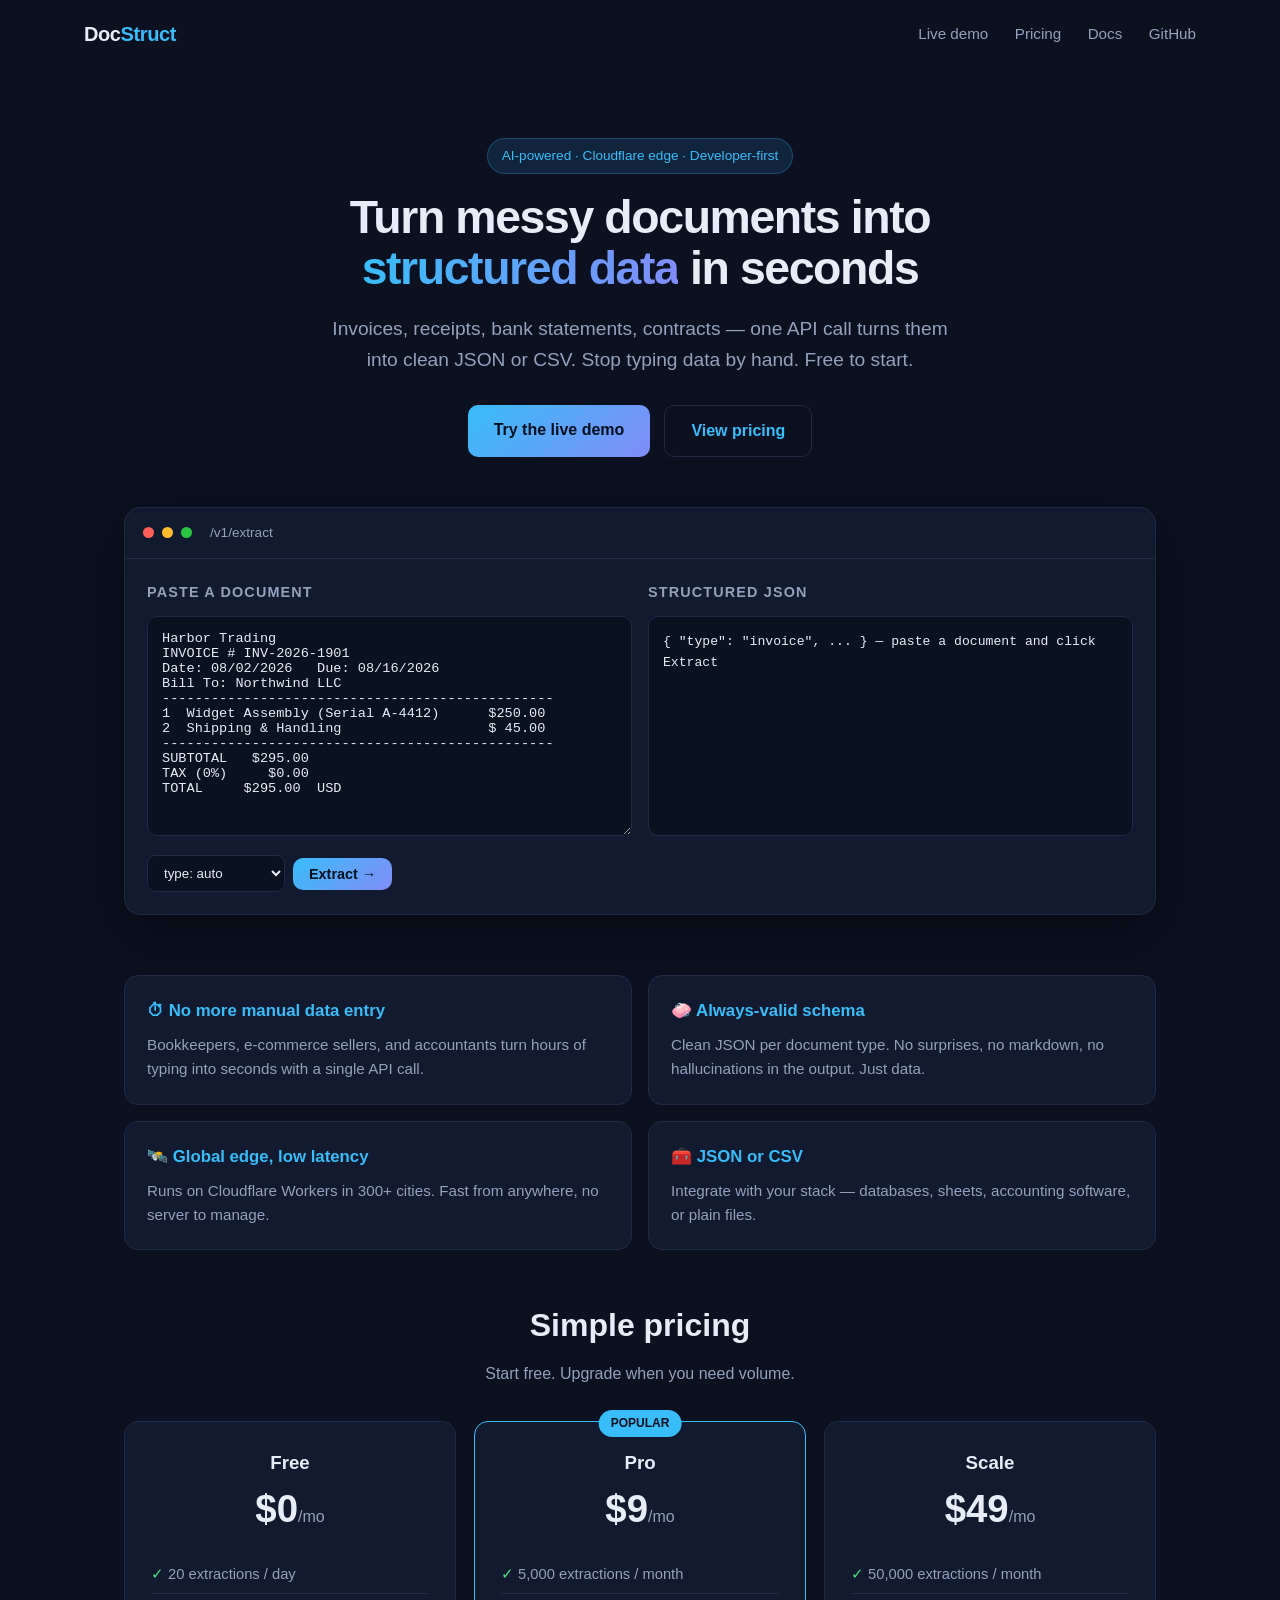
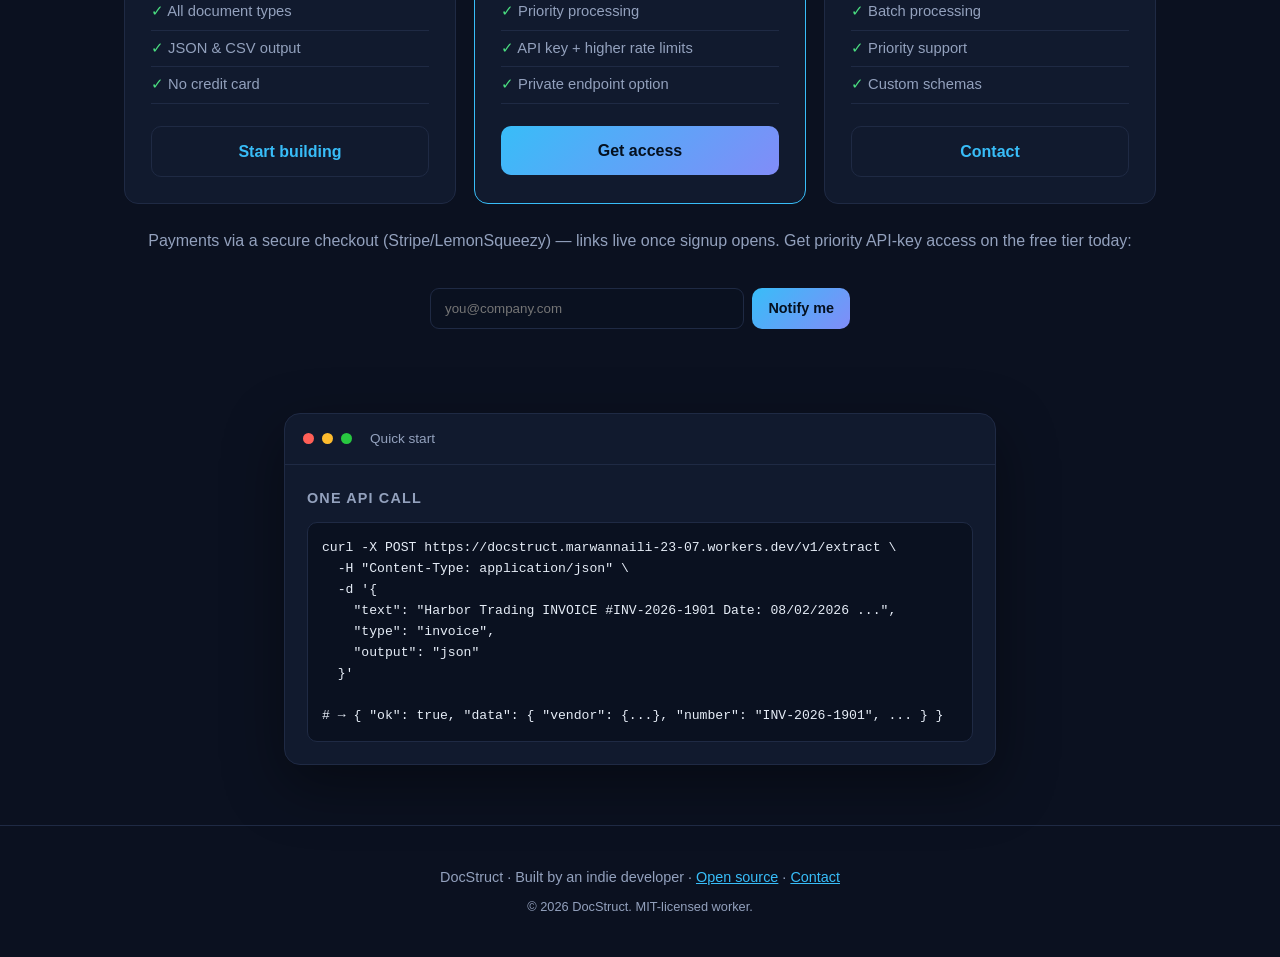
<file: site/index.html>
<!DOCTYPE html>
<html lang="en">
<head>
<meta charset="UTF-8">
<meta name="viewport" content="width=device-width, initial-scale=1.0">
<title>DocStruct — Turn messy documents into structured data. In seconds.</title>
<meta name="description" content="DocStruct API extracts structured data (invoices, receipts, bank statements, contracts) from raw document text into clean JSON/CSV. Free tier, developer-first, runs on the Cloudflare edge.">
<meta property="og:title" content="DocStruct — Structured data from messy documents">
<meta property="og:description" content="One API call turns invoices, receipts, and statements into clean JSON/CSV. Free tier. Developer-first.">
<meta property="og:type" content="website">
<link rel="canonical" href="https://docstruct.pages.dev/">
<style>
  :root{--bg:#0b1120;--card:#111a2e;--ink:#e6edf7;--muted:#93a1bd;--accent:#38bdf8;--accent2:#818cf8;--good:#4ade80;--bad:#f87171;--border:#1f2a44}
  *{box-sizing:border-box;margin:0;padding:0}
  body{font-family:-apple-system,BlinkMacSystemFont,"Segoe UI",Roboto,Helvetica,Arial,sans-serif;background:var(--bg);color:var(--ink);line-height:1.6}
  .wrap{max-width:1080px;margin:0 auto;padding:0 24px}
  nav{display:flex;align-items:center;justify-content:space-between;padding:18px 24px;max-width:1160px;margin:0 auto}
  .logo{font-weight:700;font-size:1.25rem;letter-spacing:-.02em}
  .logo span{color:var(--accent)}
  nav a{color:var(--muted);text-decoration:none;margin-left:22px;font-size:.95rem}
  nav a:hover{color:var(--ink)}
  .btn{display:inline-block;background:linear-gradient(135deg,var(--accent),var(--accent2));color:#04101f;font-weight:700;padding:12px 26px;border-radius:10px;text-decoration:none;border:none;cursor:pointer;font-size:1rem}
  .btn.secondary{background:transparent;color:var(--accent);border:1px solid var(--border)}
  .btn.sm{padding:8px 16px;font-size:.9rem}
  .hero{text-align:center;padding:70px 24px 50px}
  .hero h1{font-size:2.9rem;line-height:1.1;font-weight:800;letter-spacing:-.03em;max-width:800px;margin:0 auto}
  .hero h1 .grad{background:linear-gradient(90deg,var(--accent),var(--accent2));-webkit-background-clip:text;background-clip:text;color:transparent}
  .hero p{color:var(--muted);font-size:1.2rem;max-width:640px;margin:20px auto 30px}
  .hero .cta{display:flex;gap:14px;justify-content:center;flex-wrap:wrap}
  .hero .badge{display:inline-block;background:rgba(56,189,248,.12);color:var(--accent);border:1px solid rgba(56,189,248,.25);padding:6px 14px;border-radius:999px;font-size:.85rem;margin-bottom:18px}
  .demo{max-width:1080px;margin:0 auto;padding:0 24px 20px}
  .deco{background:var(--card);border:1px solid var(--border);border-radius:16px;overflow:hidden;box-shadow:0 20px 60px rgba(0,0,0,.4)}
  .deco-head{padding:14px 18px;border-bottom:1px solid var(--border);display:flex;gap:8px;align-items:center;font-size:.85rem;color:var(--muted)}
  .dot{width:11px;height:11px;border-radius:50%;display:inline-block}
  .dot.r{background:#ff5f57}.dot.y{background:#febc2e}.dot.g{background:#28c840}
  .deco-body{padding:22px;display:grid;grid-template-columns:1fr 1fr;gap:16px}
  @media(max-width:760px){.deco-body{grid-template-columns:1fr}.hero h1{font-size:2.1rem}}
  .panel h3{font-size:.9rem;text-transform:uppercase;letter-spacing:.08em;color:var(--muted);margin-bottom:12px}
  textarea{width:100%;min-height:220px;background:#0a1120;border:1px solid var(--border);border-radius:10px;color:var(--ink);padding:14px;font-family:ui-monospace,Menlo,monospace;font-size:.85rem;resize:vertical}
  textarea:focus{outline:none;border-color:var(--accent)}
  pre{background:#0a1120;border:1px solid var(--border);border-radius:10px;padding:14px;font-family:ui-monospace,Menlo,monospace;font-size:.82rem;min-height:220px;max-height:400px;overflow:auto;white-space:pre-wrap;word-break:break-word}
  .bar{display:flex;gap:8px;margin-top:12px;align-items:center}
  .bar select,.bar button{flex:0 0 auto}
  select{background:#0a1120;border:1px solid var(--border);color:var(--ink);padding:9px 12px;border-radius:8px}
  .status{font-size:.85rem;color:var(--muted)}
  .status.ok{color:var(--good)}.status.err{color:var(--bad)}
  .features{padding:60px 24px;display:grid;grid-template-columns:repeat(auto-fit,minmax(250px,1fr));gap:20px;max-width:1080px;margin:0 auto}
  .feat{background:var(--card);border:1px solid var(--border);border-radius:14px;padding:22px}
  .feat h3{font-size:1.05rem;margin-bottom:8px;color:var(--accent)}
  .feat p{color:var(--muted);font-size:.95rem}
  .pricing{padding:50px 24px;max-width:1080px;margin:0 auto}
  .pricing h2{text-align:center;font-size:2rem;margin-bottom:10px}
  .pricing>p{text-align:center;color:var(--muted);margin-bottom:34px}
  .cards{display:grid;grid-template-columns:repeat(auto-fit,minmax(240px,1fr));gap:18px}
  .card{background:var(--card);border:1px solid var(--border);border-radius:14px;padding:26px;text-align:center}
  .card.pop{position:relative;border-color:var(--accent)}
  .card.pop .lbl{position:absolute;top:-12px;left:50%;transform:translateX(-50%);background:var(--accent);color:#04101f;font-size:.75rem;font-weight:700;padding:4px 12px;border-radius:999px}
  .card .price{font-size:2.4rem;font-weight:800}
  .card .price small{font-size:1rem;font-weight:400;color:var(--muted)}
  .card ul{list-style:none;margin:18px 0 22px;text-align:left;font-size:.92rem;color:var(--muted)}
  .card li{padding:6px 0;border-bottom:1px solid var(--border)}
  .card li::before{content:"✓ ";color:var(--good)}
  .card .btn{width:100%}
  footer{text-align:center;padding:40px 24px;color:var(--muted);font-size:.9rem;border-top:1px solid var(--border);margin-top:40px}
  .code-tag{background:rgba(56,189,248,.1);border:1px solid rgba(56,189,248,.2);border-radius:7px;padding:2px 7px;font-family:ui-monospace,Menlo,monospace;font-size:.85em;color:var(--accent)}
  .sect-grid{display:grid;grid-template-columns:1fr 1fr;gap:16px;max-width:1080px;margin:40px auto 0;padding:0 24px}
  @media(max-width:760px){.sect-grid{grid-template-columns:1fr}}
</style>
</head>
<body>
<nav>
  <div class="logo">Doc<span>Struct</span></div>
  <div>
    <a href="#demo">Live demo</a>
    <a href="#pricing">Pricing</a>
    <a href="#docs">Docs</a>
    <a href="https://github.com/marwannaili237/docstruct" target="_blank" rel="noopener">GitHub</a>
  </div>
</nav>

<section class="hero">
  <span class="badge">AI-powered · Cloudflare edge · Developer-first</span>
  <h1>Turn messy documents into <span class="grad">structured data</span> in seconds</h1>
  <p>Invoices, receipts, bank statements, contracts — one API call turns them into clean JSON or CSV. Stop typing data by hand. Free to start.</p>
  <div class="cta">
    <a class="btn" href="#demo">Try the live demo</a>
    <a class="btn secondary" href="#pricing">View pricing</a>
  </div>
</section>

<section class="demo" id="demo">
  <div class="deco">
    <div class="deco-head"><span class="dot r"></span><span class="dot y"></span><span class="dot g"></span><span style="margin-left:10px">/v1/extract</span></div>
    <div class="deco-body">
      <div class="panel">
        <h3>Paste a document</h3>
        <textarea id="input" spellcheck="false">Harbor Trading
INVOICE # INV-2026-1901
Date: 08/02/2026   Due: 08/16/2026
Bill To: Northwind LLC
------------------------------------------------
1  Widget Assembly (Serial A-4412)      $250.00
2  Shipping & Handling                  $ 45.00
------------------------------------------------
SUBTOTAL   $295.00
TAX (0%)     $0.00
TOTAL     $295.00  USD</textarea>
        <div class="bar">
          <select id="type">
            <option value="auto">type: auto</option>
            <option value="invoice">type: invoice</option>
            <option value="receipt">type: receipt</option>
            <option value="statement">type: statement</option>
            <option value="contract">type: contract</option>
          </select>
          <button class="btn sm" id="run">Extract →</button>
          <span class="status" id="status"></span>
        </div>
      </div>
      <div class="panel">
        <h3>Structured JSON</h3>
        <pre id="out">{ "type": "invoice", ... } — paste a document and click Extract</pre>
      </div>
    </div>
  </div>
</section>

<div class="sect-grid">
  <div class="feat"><h3>⏱ No more manual data entry</h3><p>Bookkeepers, e-commerce sellers, and accountants turn hours of typing into seconds with a single API call.</p></div>
  <div class="feat"><h3>🧼 Always-valid schema</h3><p>Clean JSON per document type. No surprises, no markdown, no hallucinations in the output. Just data.</p></div>
  <div class="feat"><h3>🛰️ Global edge, low latency</h3><p>Runs on Cloudflare Workers in 300+ cities. Fast from anywhere, no server to manage.</p></div>
  <div class="feat"><h3>🧰 JSON or CSV</h3><p>Integrate with your stack — databases, sheets, accounting software, or plain files.</p></div>
</div>

<section class="pricing" id="pricing">
  <h2>Simple pricing</h2>
  <p>Start free. Upgrade when you need volume.</p>
  <div class="cards">
    <div class="card">
      <h3>Free</h3>
      <div class="price">$0<small>/mo</small></div>
      <ul>
        <li>20 extractions / day</li>
        <li>All document types</li>
        <li>JSON &amp; CSV output</li>
        <li>No credit card</li>
      </ul>
      <a class="btn secondary" href="#demo">Start building</a>
    </div>
    <div class="card pop">
      <span class="lbl">POPULAR</span>
      <h3>Pro</h3>
      <div class="price">$9<small>/mo</small></div>
      <ul>
        <li>5,000 extractions / month</li>
        <li>Priority processing</li>
        <li>API key + higher rate limits</li>
        <li>Private endpoint option</li>
      </ul>
      <a class="btn" href="mailto:sales@docstruct.dev?subject=Pro%20plan">Get access</a>
    </div>
    <div class="card">
      <h3>Scale</h3>
      <div class="price">$49<small>/mo</small></div>
      <ul>
        <li>50,000 extractions / month</li>
        <li>Batch processing</li>
        <li>Priority support</li>
        <li>Custom schemas</li>
      </ul>
      <a class="btn secondary" href="mailto:sales@docstruct.dev?subject=Scale%20plan">Contact</a>
    </div>
  </div>
  <p style="text-align:center;margin-top:24px;color:var(--muted)">Payments via a secure checkout (Stripe/LemonSqueezy) — links live once signup opens. Get priority API-key access on the free tier today:</p>
  <div id="wlwrap" style="display:flex;gap:8px;max-width:420px;margin:16px auto 0;justify-content:center">
    <input id="wlmail" type="email" placeholder="you@company.com" style="flex:1;background:#0a1120;border:1px solid var(--border);color:var(--ink);padding:12px 14px;border-radius:9px;min-width:0">
    <button id="wlbtn" class="btn sm" style="white-space:nowrap">Notify me</button>
  </div>
  <p id="wlmsg" style="text-align:center;color:var(--muted);margin-top:10px;font-size:.9rem"></p>
</section>

<section class="demo" id="docs" style="max-width:760px">
  <div class="deco">
    <div class="deco-head"><span class="dot r"></span><span class="dot y"></span><span class="dot g"></span><span style="margin-left:10px">Quick start</span></div>
    <div class="deco-body" style="grid-template-columns:1fr">
      <div class="panel">
        <h3>One API call</h3>
        <pre id="quickstart">curl -X POST https://docstruct.marwannaili-23-07.workers.dev/v1/extract \
  -H "Content-Type: application/json" \
  -d '{
    "text": "Harbor Trading INVOICE #INV-2026-1901 Date: 08/02/2026 ...",
    "type": "invoice",
    "output": "json"
  }'

# → { "ok": true, "data": { "vendor": {...}, "number": "INV-2026-1901", ... } }</pre>
      </div>
    </div>
  </div>
</section>

<footer>
  <p>DocStruct · Built by an indie developer · <a href="https://github.com/marwannaili237/docstruct" style="color:var(--accent)">Open source</a> · <a href="mailto:sales@docstruct.dev" style="color:var(--accent)">Contact</a></p>
  <p style="margin-top:8px;font-size:.8rem;color:var(--muted)">© 2026 DocStruct. MIT-licensed worker.</p>
</footer>

<script>
const API = 'https://docstruct.marwannaili-23-07.workers.dev';
const $in = document.getElementById('input');
const $out = document.getElementById('out');
const $type = document.getElementById('type');
const $status = document.getElementById('status');

async function run() {
  const text = $in.value.trim();
  $status.className = 'status';
  $status.textContent = 'extracting…';
  $out.textContent = 'Loading…';
  try {
    const r = await fetch(API + '/v1/extract', {
      method: 'POST',
      headers: { 'Content-Type': 'application/json' },
      body: JSON.stringify({ text, type: $type.value, output: 'json' })
    });
    const d = await r.json();
    if (!r.ok) throw new Error(d.error || ('HTTP ' + r.status));
    $out.textContent = JSON.stringify(d.data, null, 2);
    $status.className = 'status ok';
    $status.textContent = '✓ extracted in ' + Math.round(d.meta_ms || 0) + 'ms';
  } catch (e) {
    $out.textContent = 'Error: ' + e.message;
    $status.className = 'status err';
    $status.textContent = 'failed';
  }
}
document.getElementById('run').addEventListener('click', run);
document.getElementById('wlbtn').addEventListener('click', async ()=>{
  const m = document.getElementById('wlmail').value.trim();
  const msg = document.getElementById('wlmsg');
  const re = /^[^\s@]+@[^\s@]+\.[^\s@]+$/;
  if(!re.test(m)){ msg.style.color='var(--bad)'; msg.textContent='Please enter a valid email.'; return; }
  try{
    const r = await fetch(API + '/v1/waitlist', {method:'POST', headers:{'Content-Type':'application/json'}, body: JSON.stringify({email:m})});
    const d = await r.json();
    msg.style.color = 'var(--good)';
    msg.textContent = d.ok ? '✓ You are on the early-access list!' : (d.error || 'Error — try again.');
  }catch(e){ msg.style.color='var(--bad)'; msg.textContent='Error — check your connection.'; }
});
// lightweight pageview tracking (self-hosted)
try{ fetch(API + '/v1/track', {method:'POST'}); }catch(e){}
// acquisition attribution to DevPortal analytics
try{ const src=(new URLSearchParams(location.search).get('ref'))||document.referrer||'direct';
  fetch('https://devportal.marwannaili-23-07.workers.dev/track',{method:'POST',headers:{'Content-Type':'application/json'},body:JSON.stringify({event:'pageview',page:'landing',src})}).catch(()=>{}); }catch(e){}
// track demo conversions
document.getElementById('run').addEventListener('dblclick', ()=>{ try{ fetch('https://devportal.marwannaili-23-07.workers.dev/track',{method:'POST',headers:{'Content-Type':'application/json'},body:JSON.stringify({event:'demo_used',page:'landing'})}).catch(()=>{}); }catch(e){} });

$in.addEventListener('keydown', (e)=>{ if((e.ctrlKey||e.metaKey)&&e.key==='Enter') run(); });
</script>
</body>
</html>
</file>
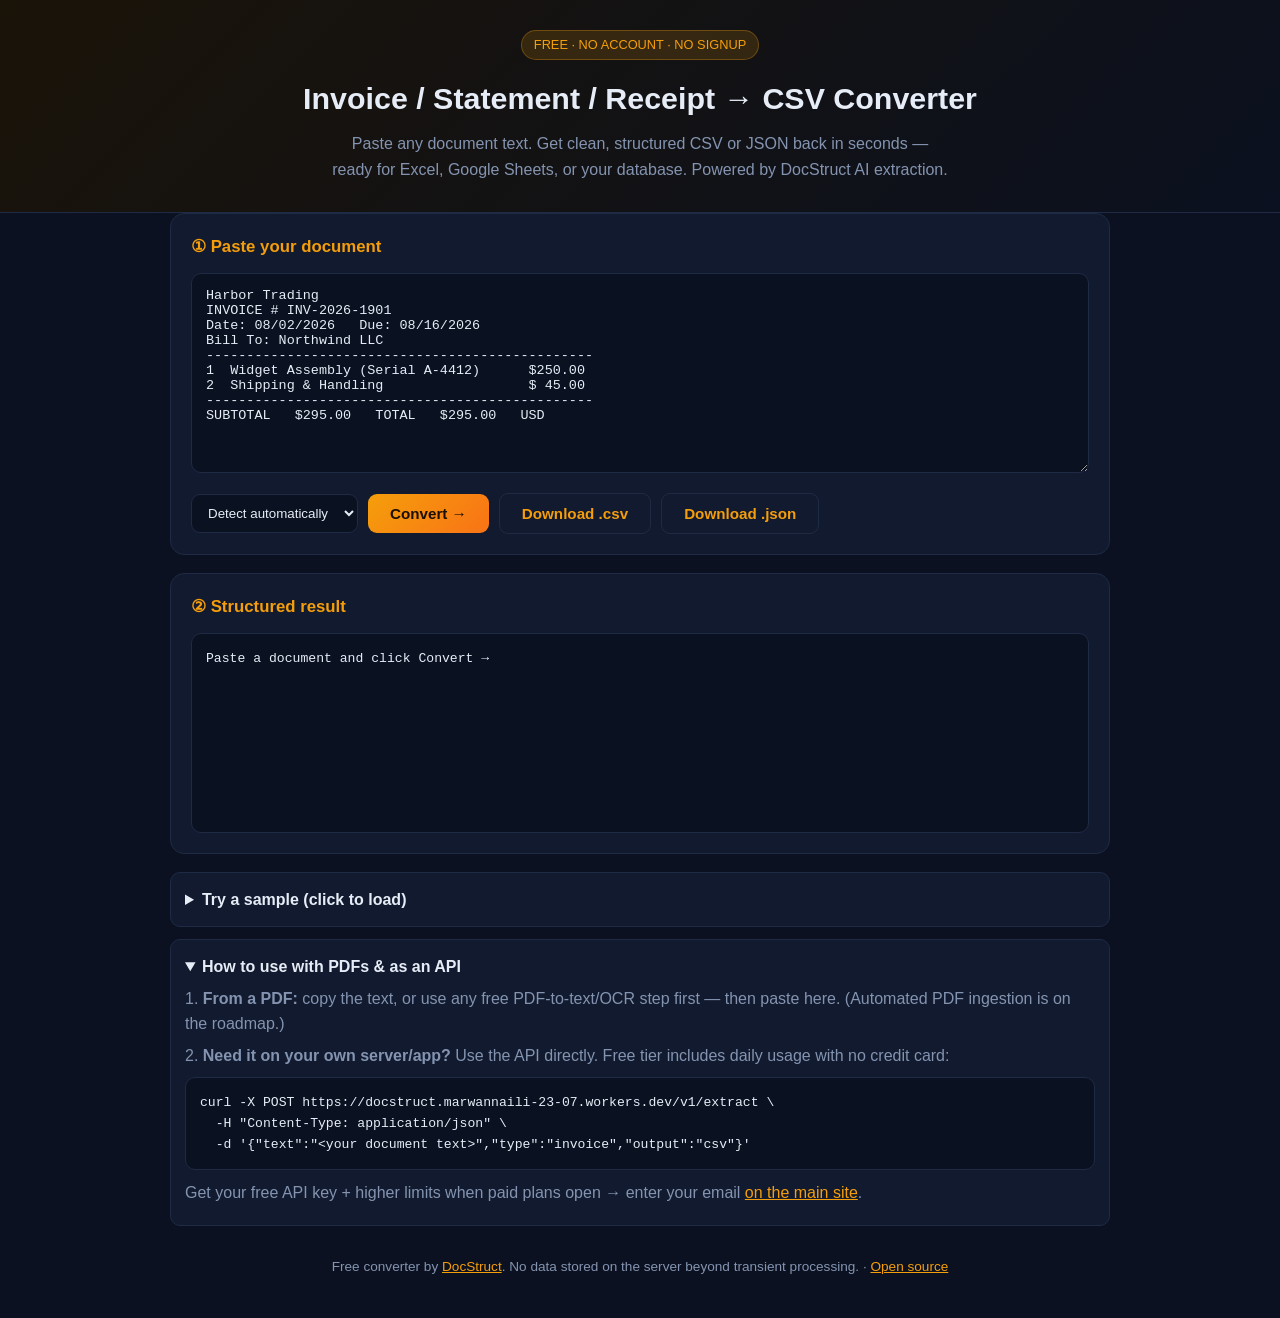
<file: site/free-tool/index.html>
<!DOCTYPE html>
<html lang="en">
<head>
<meta charset="UTF-8">
<meta name="viewport" content="width=device-width, initial-scale=1.0">
<title>Free Invoice & Statement to CSV Converter — no signup</title>
<meta name="description" content="Free, no-account online tool: paste an invoice, receipt, or bank statement and get clean CSV/JSON in seconds. Powered by DocStruct's AI extraction. No signup, free, unlimited-ish.">
<link rel="icon" href="data:,">
<style>
  :root{--bg:#0b1120;--card:#111a2e;--ink:#e6edf7;--muted:#8494b0;--accent:#f59e0b;--accent2:#f97316;--good:#4ade80;--bad:#f87171;--border:#1f2a44}
  *{box-sizing:border-box;margin:0;padding:0}
  body{font-family:-apple-system,BlinkMacSystemFont,"Segoe UI",Roboto,sans-serif;background:var(--bg);color:var(--ink);line-height:1.6;padding-bottom:40px}
  .wrap{max-width:980px;margin:0 auto;padding:0 20px}
  header{background:linear-gradient(135deg,#1a1308,#0b1120);border-bottom:1px solid var(--border);padding:30px 20px;text-align:center}
  header h1{font-size:1.9rem;margin-bottom:8px}
  header p{color:var(--muted);max-width:620px;margin:0 auto}
  .tag{display:inline-block;background:rgba(245,158,11,.15);color:var(--accent);border:1px solid rgba(245,158,11,.3);padding:4px 12px;border-radius:999px;font-size:.8rem;margin-bottom:14px}
  main{margin-top:24px}
  .panel{background:var(--card);border:1px solid var(--border);border-radius:14px;padding:20px;margin-bottom:18px}
  .panel h2{font-size:1.05rem;margin-bottom:12px;color:var(--accent)}
  textarea{width:100%;min-height:200px;background:#0a1120;border:1px solid var(--border);border-radius:10px;color:var(--ink);padding:14px;font-family:ui-monospace,Menlo,monospace;font-size:.84rem;resize:vertical}
  textarea:focus{outline:none;border-color:var(--accent)}
  .row{display:flex;gap:10px;flex-wrap:wrap;margin-top:12px;align-items:center}
  select{background:#0a1120;border:1px solid var(--border);color:var(--ink);padding:10px 12px;border-radius:9px}
  button{background:linear-gradient(135deg,var(--accent),var(--accent2));color:#1a0f00;font-weight:700;padding:11px 22px;border-radius:9px;border:none;cursor:pointer;font-size:.95rem}
  button.sec{background:transparent;color:var(--accent);border:1px solid var(--border)}
  .out{background:#0a1120;border:1px solid var(--border);border-radius:10px;padding:14px;min-height:200px;font-family:ui-monospace,Menlo,monospace;font-size:.82rem;white-space:pre-wrap;word-break:break-word;max-height:420px;overflow:auto}
  .status{font-size:.85rem;color:var(--muted)}
  .status.good{color:var(--good)}.status.bad{color:var(--bad)}
  .sample:hover{cursor:pointer;opacity:.85}
  details{background:var(--card);border:1px solid var(--border);border-radius:10px;padding:14px;margin-bottom:12px}
  summary{cursor:pointer;font-weight:600;color:var(--ink)}
  .step{color:var(--muted);margin:6px 0}
  footer{text-align:center;color:var(--muted);font-size:.85rem;margin-top:30px}
  .sep{display:flex;gap:8px}
  .sp-box{display:flex;flex-direction:column;gap:8px;flex:1}
  code{background:#0a1120;border:1px solid var(--border);padding:2px 6px;border-radius:5px;font-size:.85em}
</style>
</head>
<body>
<header>
  <span class="tag">FREE · NO ACCOUNT · NO SIGNUP</span>
  <h1>Invoice / Statement / Receipt → CSV Converter</h1>
  <p>Paste any document text. Get clean, structured CSV or JSON back in seconds — ready for Excel, Google Sheets, or your database. Powered by DocStruct AI extraction.</p>
</header>

<main class="wrap">
  <div class="panel">
    <h2>① Paste your document</h2>
    <textarea id="in" spellcheck="false" placeholder="Paste invoice / bank statement / receipt text here…">Harbor Trading
INVOICE # INV-2026-1901
Date: 08/02/2026   Due: 08/16/2026
Bill To: Northwind LLC
------------------------------------------------
1  Widget Assembly (Serial A-4412)      $250.00
2  Shipping & Handling                  $ 45.00
------------------------------------------------
SUBTOTAL   $295.00   TOTAL   $295.00   USD</textarea>
    <div class="row">
      <select id="type">
        <option value="auto">Detect automatically</option>
        <option value="invoice">Invoice</option>
        <option value="receipt">Receipt</option>
        <option value="statement">Bank statement</option>
        <option value="contract">Contract</option>
      </select>
      <button id="go">Convert →</button>
      <button class="sec" id="csv">Download .csv</button>
      <button class="sec" id="json">Download .json</button>
      <span id="st" class="status"></span>
    </div>
  </div>

  <div class="panel">
    <h2>② Structured result</h2>
    <div id="out" class="out">Paste a document and click Convert →</div>
  </div>

  <details>
    <summary>Try a sample (click to load)</summary>
    <div class="sp-box">
      <button class="sec sample" data-t="statement">Load a sample bank statement</button>
      <button class="sec sample" data-t="receipt">Load a sample receipt</button>
    </div>
  </details>

  <details open>
    <summary>How to use with PDFs &amp; as an API</summary>
    <p class="step">1. <b>From a PDF:</b> copy the text, or use any free PDF-to-text/OCR step first — then paste here. (Automated PDF ingestion is on the roadmap.)</p>
    <p class="step">2. <b>Need it on your own server/app?</b> Use the API directly. Free tier includes daily usage with no credit card:</p>
    <pre class="out" style="min-height:0;margin-top:8px">curl -X POST https://docstruct.marwannaili-23-07.workers.dev/v1/extract \
  -H "Content-Type: application/json" \
  -d '{"text":"&lt;your document text&gt;","type":"invoice","output":"csv"}'</pre>
    <p class="step" style="margin-top:10px">Get your free API key + higher limits when paid plans open → enter your email <a href="https://docstruct.pages.dev/#pricing" style="color:var(--accent)">on the main site</a>.</p>
  </details>

  <footer>Free converter by <a href="https://docstruct.pages.dev" style="color:var(--accent)">DocStruct</a>. No data stored on the server beyond transient processing. · <a href="https://github.com/marwannaili237/docstruct" style="color:var(--accent)">Open source</a></footer>
</main>

<script>
const API='https://docstruct.marwannaili-23-07.workers.dev';
const $in=document.getElementById('in'),$out=document.getElementById('out'),$type=document.getElementById('type'),$st=document.getElementById('st');
let lastJSON=null;
let busy=false;
async function convert(output){
  if(busy) return; busy=true;
  const text=$in.value.trim();
  $st.className='status'; $st.textContent='extracting…'; $out.textContent='Loading…';
  try{
    const r=await fetch(API+'/v1/extract',{method:'POST',headers:{'Content-Type':'application/json'},body:JSON.stringify({text,type:$type.value,output})});
    const d=await r.json();
    if(!r.ok) throw new Error(d.error||('HTTP '+r.status));
    if(output==='json'){ lastJSON=d.data; $out.textContent=JSON.stringify(d.data,null,2); }
    else { $out.textContent=d; }
    $st.className='status good'; $st.textContent='✓ done';
  }catch(e){ $out.textContent='Error: '+e.message; $st.className='status bad'; $st.textContent='failed'; }
  busy=false;
}
document.getElementById('go').addEventListener('click',()=>convert('json'));
document.getElementById('csv').addEventListener('click',()=>convert('csv'));
document.getElementById('json').addEventListener('click',()=>convert('json'));
const samples={
 statement:`BlueStar Bank — Statement of Account
Account Holder: Northwind LLC   Account #: ****9912
Period: 07/01/2026 - 07/31/2026   Opening: $12,450.00
07/02/2026  POS PURCHASE AMAZON          $-182.40
07/05/2026  DIRECT DEPOSIT PAYROLL       $+3,900.00
07/09/2026  ACH TRANSFER TO VENDOR       $-1,240.00
07/15/2026  INVOICE PAYMENT #INV-1901    $+295.00
Closing: $15,222.60`,
 receipt:`Corner Grocery — RECEIPT #0451
Date: 08/02/2026  12:47 PM
Milk (1 gal)        $3.49
Bread              $2.79
Eggs (dozen)       $4.99
Coffee (500g)     $11.20
SUBTOTAL           $22.47
TAX (6%)            $1.35
TOTAL              $23.82
PAID BY CARD ****4412`};
document.querySelectorAll('.sample').forEach(b=>b.addEventListener('click',()=>{ if(b.dataset.t && samples[b.dataset.t]){ $in.value=samples[b.dataset.t]; $type.value='auto'; convert('json'); }}));
fetch(API+'/v1/track',{method:'POST'}).catch(()=>{});
// Also send acquisition to DevPortal analytics (source + page attribution)
try{ const src=(new URLSearchParams(location.search).get('ref'))||document.referrer||'direct';
  fetch('https://devportal.marwannaili-23-07.workers.dev/track',{method:'POST',headers:{'Content-Type':'application/json'},body:JSON.stringify({event:'pageview',page:'free-tool',src})}).catch(()=>{}); }catch(e){}
</script>
</body>
</html>
</file>
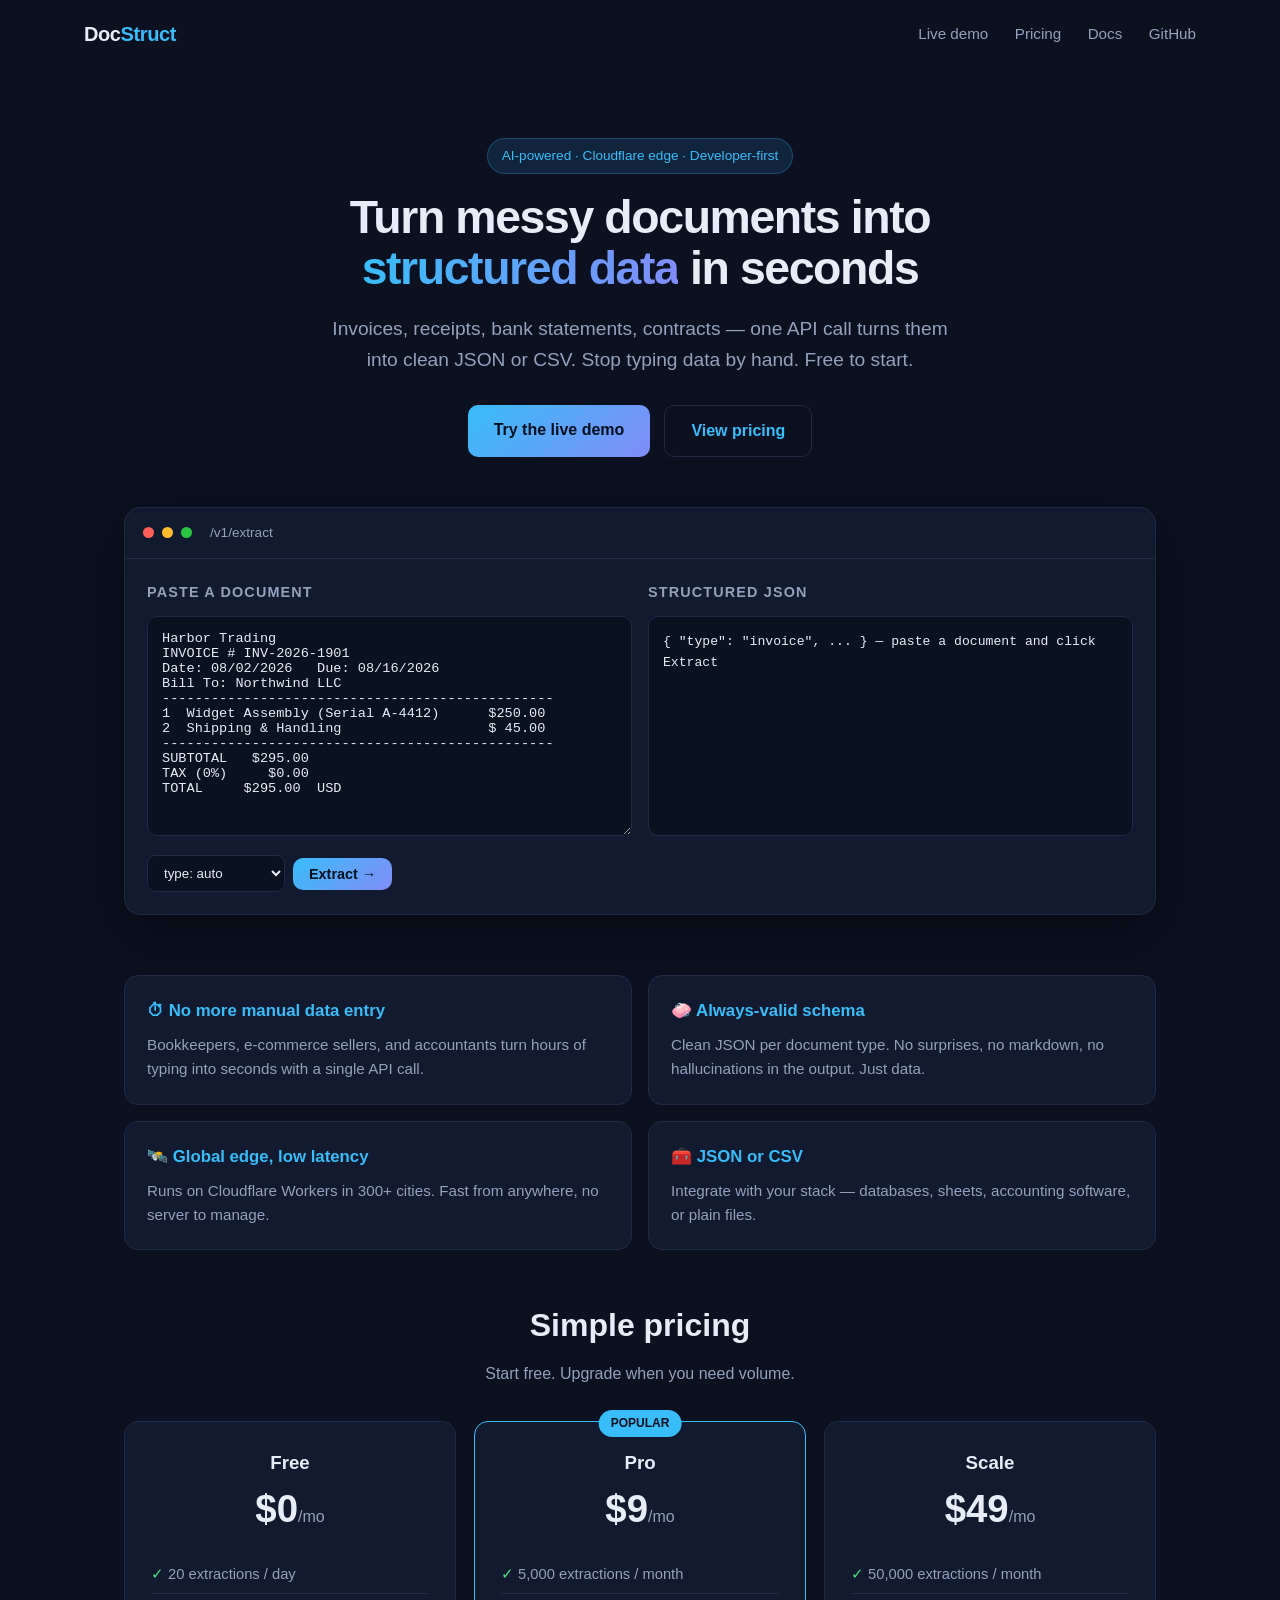
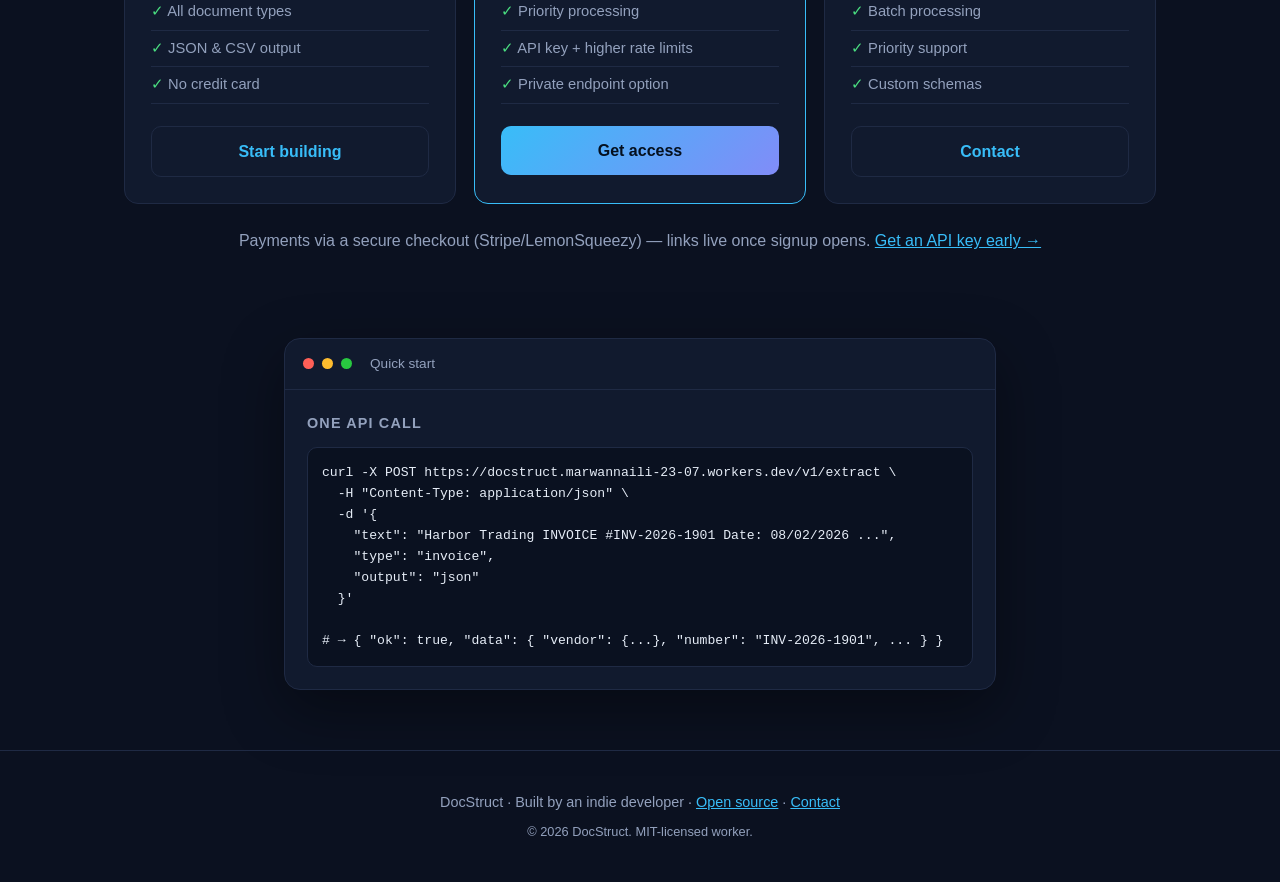
<file: site/seo_built/index.html>
<!DOCTYPE html>
<html lang="en">
<head>
<meta charset="UTF-8">
<meta name="viewport" content="width=device-width, initial-scale=1.0">
<title>DocStruct — Turn messy documents into structured data. In seconds.</title>
<meta name="description" content="DocStruct API extracts structured data (invoices, receipts, bank statements, contracts) from raw document text into clean JSON/CSV. Free tier, developer-first, runs on the Cloudflare edge.">
<meta property="og:title" content="DocStruct — Structured data from messy documents">
<meta property="og:description" content="One API call turns invoices, receipts, and statements into clean JSON/CSV. Free tier. Developer-first.">
<meta property="og:type" content="website">
<link rel="canonical" href="https://docstruct.pages.dev/">
<style>
  :root{--bg:#0b1120;--card:#111a2e;--ink:#e6edf7;--muted:#93a1bd;--accent:#38bdf8;--accent2:#818cf8;--good:#4ade80;--bad:#f87171;--border:#1f2a44}
  *{box-sizing:border-box;margin:0;padding:0}
  body{font-family:-apple-system,BlinkMacSystemFont,"Segoe UI",Roboto,Helvetica,Arial,sans-serif;background:var(--bg);color:var(--ink);line-height:1.6}
  .wrap{max-width:1080px;margin:0 auto;padding:0 24px}
  nav{display:flex;align-items:center;justify-content:space-between;padding:18px 24px;max-width:1160px;margin:0 auto}
  .logo{font-weight:700;font-size:1.25rem;letter-spacing:-.02em}
  .logo span{color:var(--accent)}
  nav a{color:var(--muted);text-decoration:none;margin-left:22px;font-size:.95rem}
  nav a:hover{color:var(--ink)}
  .btn{display:inline-block;background:linear-gradient(135deg,var(--accent),var(--accent2));color:#04101f;font-weight:700;padding:12px 26px;border-radius:10px;text-decoration:none;border:none;cursor:pointer;font-size:1rem}
  .btn.secondary{background:transparent;color:var(--accent);border:1px solid var(--border)}
  .btn.sm{padding:8px 16px;font-size:.9rem}
  .hero{text-align:center;padding:70px 24px 50px}
  .hero h1{font-size:2.9rem;line-height:1.1;font-weight:800;letter-spacing:-.03em;max-width:800px;margin:0 auto}
  .hero h1 .grad{background:linear-gradient(90deg,var(--accent),var(--accent2));-webkit-background-clip:text;background-clip:text;color:transparent}
  .hero p{color:var(--muted);font-size:1.2rem;max-width:640px;margin:20px auto 30px}
  .hero .cta{display:flex;gap:14px;justify-content:center;flex-wrap:wrap}
  .hero .badge{display:inline-block;background:rgba(56,189,248,.12);color:var(--accent);border:1px solid rgba(56,189,248,.25);padding:6px 14px;border-radius:999px;font-size:.85rem;margin-bottom:18px}
  .demo{max-width:1080px;margin:0 auto;padding:0 24px 20px}
  .deco{background:var(--card);border:1px solid var(--border);border-radius:16px;overflow:hidden;box-shadow:0 20px 60px rgba(0,0,0,.4)}
  .deco-head{padding:14px 18px;border-bottom:1px solid var(--border);display:flex;gap:8px;align-items:center;font-size:.85rem;color:var(--muted)}
  .dot{width:11px;height:11px;border-radius:50%;display:inline-block}
  .dot.r{background:#ff5f57}.dot.y{background:#febc2e}.dot.g{background:#28c840}
  .deco-body{padding:22px;display:grid;grid-template-columns:1fr 1fr;gap:16px}
  @media(max-width:760px){.deco-body{grid-template-columns:1fr}.hero h1{font-size:2.1rem}}
  .panel h3{font-size:.9rem;text-transform:uppercase;letter-spacing:.08em;color:var(--muted);margin-bottom:12px}
  textarea{width:100%;min-height:220px;background:#0a1120;border:1px solid var(--border);border-radius:10px;color:var(--ink);padding:14px;font-family:ui-monospace,Menlo,monospace;font-size:.85rem;resize:vertical}
  textarea:focus{outline:none;border-color:var(--accent)}
  pre{background:#0a1120;border:1px solid var(--border);border-radius:10px;padding:14px;font-family:ui-monospace,Menlo,monospace;font-size:.82rem;min-height:220px;max-height:400px;overflow:auto;white-space:pre-wrap;word-break:break-word}
  .bar{display:flex;gap:8px;margin-top:12px;align-items:center}
  .bar select,.bar button{flex:0 0 auto}
  select{background:#0a1120;border:1px solid var(--border);color:var(--ink);padding:9px 12px;border-radius:8px}
  .status{font-size:.85rem;color:var(--muted)}
  .status.ok{color:var(--good)}.status.err{color:var(--bad)}
  .features{padding:60px 24px;display:grid;grid-template-columns:repeat(auto-fit,minmax(250px,1fr));gap:20px;max-width:1080px;margin:0 auto}
  .feat{background:var(--card);border:1px solid var(--border);border-radius:14px;padding:22px}
  .feat h3{font-size:1.05rem;margin-bottom:8px;color:var(--accent)}
  .feat p{color:var(--muted);font-size:.95rem}
  .pricing{padding:50px 24px;max-width:1080px;margin:0 auto}
  .pricing h2{text-align:center;font-size:2rem;margin-bottom:10px}
  .pricing>p{text-align:center;color:var(--muted);margin-bottom:34px}
  .cards{display:grid;grid-template-columns:repeat(auto-fit,minmax(240px,1fr));gap:18px}
  .card{background:var(--card);border:1px solid var(--border);border-radius:14px;padding:26px;text-align:center}
  .card.pop{position:relative;border-color:var(--accent)}
  .card.pop .lbl{position:absolute;top:-12px;left:50%;transform:translateX(-50%);background:var(--accent);color:#04101f;font-size:.75rem;font-weight:700;padding:4px 12px;border-radius:999px}
  .card .price{font-size:2.4rem;font-weight:800}
  .card .price small{font-size:1rem;font-weight:400;color:var(--muted)}
  .card ul{list-style:none;margin:18px 0 22px;text-align:left;font-size:.92rem;color:var(--muted)}
  .card li{padding:6px 0;border-bottom:1px solid var(--border)}
  .card li::before{content:"✓ ";color:var(--good)}
  .card .btn{width:100%}
  footer{text-align:center;padding:40px 24px;color:var(--muted);font-size:.9rem;border-top:1px solid var(--border);margin-top:40px}
  .code-tag{background:rgba(56,189,248,.1);border:1px solid rgba(56,189,248,.2);border-radius:7px;padding:2px 7px;font-family:ui-monospace,Menlo,monospace;font-size:.85em;color:var(--accent)}
  .sect-grid{display:grid;grid-template-columns:1fr 1fr;gap:16px;max-width:1080px;margin:40px auto 0;padding:0 24px}
  @media(max-width:760px){.sect-grid{grid-template-columns:1fr}}
</style>
</head>
<body>
<nav>
  <div class="logo">Doc<span>Struct</span></div>
  <div>
    <a href="#demo">Live demo</a>
    <a href="#pricing">Pricing</a>
    <a href="#docs">Docs</a>
    <a href="https://github.com/marwannaili237/docstruct" target="_blank" rel="noopener">GitHub</a>
  </div>
</nav>

<section class="hero">
  <span class="badge">AI-powered · Cloudflare edge · Developer-first</span>
  <h1>Turn messy documents into <span class="grad">structured data</span> in seconds</h1>
  <p>Invoices, receipts, bank statements, contracts — one API call turns them into clean JSON or CSV. Stop typing data by hand. Free to start.</p>
  <div class="cta">
    <a class="btn" href="#demo">Try the live demo</a>
    <a class="btn secondary" href="#pricing">View pricing</a>
  </div>
</section>

<section class="demo" id="demo">
  <div class="deco">
    <div class="deco-head"><span class="dot r"></span><span class="dot y"></span><span class="dot g"></span><span style="margin-left:10px">/v1/extract</span></div>
    <div class="deco-body">
      <div class="panel">
        <h3>Paste a document</h3>
        <textarea id="input" spellcheck="false">Harbor Trading
INVOICE # INV-2026-1901
Date: 08/02/2026   Due: 08/16/2026
Bill To: Northwind LLC
------------------------------------------------
1  Widget Assembly (Serial A-4412)      $250.00
2  Shipping & Handling                  $ 45.00
------------------------------------------------
SUBTOTAL   $295.00
TAX (0%)     $0.00
TOTAL     $295.00  USD</textarea>
        <div class="bar">
          <select id="type">
            <option value="auto">type: auto</option>
            <option value="invoice">type: invoice</option>
            <option value="receipt">type: receipt</option>
            <option value="statement">type: statement</option>
            <option value="contract">type: contract</option>
          </select>
          <button class="btn sm" id="run">Extract →</button>
          <span class="status" id="status"></span>
        </div>
      </div>
      <div class="panel">
        <h3>Structured JSON</h3>
        <pre id="out">{ "type": "invoice", ... } — paste a document and click Extract</pre>
      </div>
    </div>
  </div>
</section>

<div class="sect-grid">
  <div class="feat"><h3>⏱ No more manual data entry</h3><p>Bookkeepers, e-commerce sellers, and accountants turn hours of typing into seconds with a single API call.</p></div>
  <div class="feat"><h3>🧼 Always-valid schema</h3><p>Clean JSON per document type. No surprises, no markdown, no hallucinations in the output. Just data.</p></div>
  <div class="feat"><h3>🛰️ Global edge, low latency</h3><p>Runs on Cloudflare Workers in 300+ cities. Fast from anywhere, no server to manage.</p></div>
  <div class="feat"><h3>🧰 JSON or CSV</h3><p>Integrate with your stack — databases, sheets, accounting software, or plain files.</p></div>
</div>

<section class="pricing" id="pricing">
  <h2>Simple pricing</h2>
  <p>Start free. Upgrade when you need volume.</p>
  <div class="cards">
    <div class="card">
      <h3>Free</h3>
      <div class="price">$0<small>/mo</small></div>
      <ul>
        <li>20 extractions / day</li>
        <li>All document types</li>
        <li>JSON &amp; CSV output</li>
        <li>No credit card</li>
      </ul>
      <a class="btn secondary" href="#demo">Start building</a>
    </div>
    <div class="card pop">
      <span class="lbl">POPULAR</span>
      <h3>Pro</h3>
      <div class="price">$9<small>/mo</small></div>
      <ul>
        <li>5,000 extractions / month</li>
        <li>Priority processing</li>
        <li>API key + higher rate limits</li>
        <li>Private endpoint option</li>
      </ul>
      <a class="btn" href="mailto:sales@docstruct.dev?subject=Pro%20plan">Get access</a>
    </div>
    <div class="card">
      <h3>Scale</h3>
      <div class="price">$49<small>/mo</small></div>
      <ul>
        <li>50,000 extractions / month</li>
        <li>Batch processing</li>
        <li>Priority support</li>
        <li>Custom schemas</li>
      </ul>
      <a class="btn secondary" href="mailto:sales@docstruct.dev?subject=Scale%20plan">Contact</a>
    </div>
  </div>
  <p style="text-align:center;margin-top:24px;color:var(--muted)">Payments via a secure checkout (Stripe/LemonSqueezy) — links live once signup opens. <a href="#docs" style="color:var(--accent)" id="docslink">Get an API key early →</a></p>
</section>

<section class="demo" id="docs" style="max-width:760px">
  <div class="deco">
    <div class="deco-head"><span class="dot r"></span><span class="dot y"></span><span class="dot g"></span><span style="margin-left:10px">Quick start</span></div>
    <div class="deco-body" style="grid-template-columns:1fr">
      <div class="panel">
        <h3>One API call</h3>
        <pre id="quickstart">curl -X POST https://docstruct.marwannaili-23-07.workers.dev/v1/extract \
  -H "Content-Type: application/json" \
  -d '{
    "text": "Harbor Trading INVOICE #INV-2026-1901 Date: 08/02/2026 ...",
    "type": "invoice",
    "output": "json"
  }'

# → { "ok": true, "data": { "vendor": {...}, "number": "INV-2026-1901", ... } }</pre>
      </div>
    </div>
  </div>
</section>

<footer>
  <p>DocStruct · Built by an indie developer · <a href="https://github.com/marwannaili237/docstruct" style="color:var(--accent)">Open source</a> · <a href="mailto:sales@docstruct.dev" style="color:var(--accent)">Contact</a></p>
  <p style="margin-top:8px;font-size:.8rem;color:var(--muted)">© 2026 DocStruct. MIT-licensed worker.</p>
</footer>

<script>
const API = 'https://docstruct.marwannaili-23-07.workers.dev';
const $in = document.getElementById('input');
const $out = document.getElementById('out');
const $type = document.getElementById('type');
const $status = document.getElementById('status');

async function run() {
  const text = $in.value.trim();
  $status.className = 'status';
  $status.textContent = 'extracting…';
  $out.textContent = 'Loading…';
  try {
    const r = await fetch(API + '/v1/extract', {
      method: 'POST',
      headers: { 'Content-Type': 'application/json' },
      body: JSON.stringify({ text, type: $type.value, output: 'json' })
    });
    const d = await r.json();
    if (!r.ok) throw new Error(d.error || ('HTTP ' + r.status));
    $out.textContent = JSON.stringify(d.data, null, 2);
    $status.className = 'status ok';
    $status.textContent = '✓ extracted in ' + Math.round(d.meta_ms || 0) + 'ms';
  } catch (e) {
    $out.textContent = 'Error: ' + e.message;
    $status.className = 'status err';
    $status.textContent = 'failed';
  }
}
document.getElementById('run').addEventListener('click', run);
document.getElementById('docslink').addEventListener('click', (e)=>{ e.preventDefault(); alert('Checkout opens soon — email sales@docstruct.dev to get priority API key access on the free tier today.'); });
$in.addEventListener('keydown', (e)=>{ if((e.ctrlKey||e.metaKey)&&e.key==='Enter') run(); });
</script>
</body>
</html>
</file>
